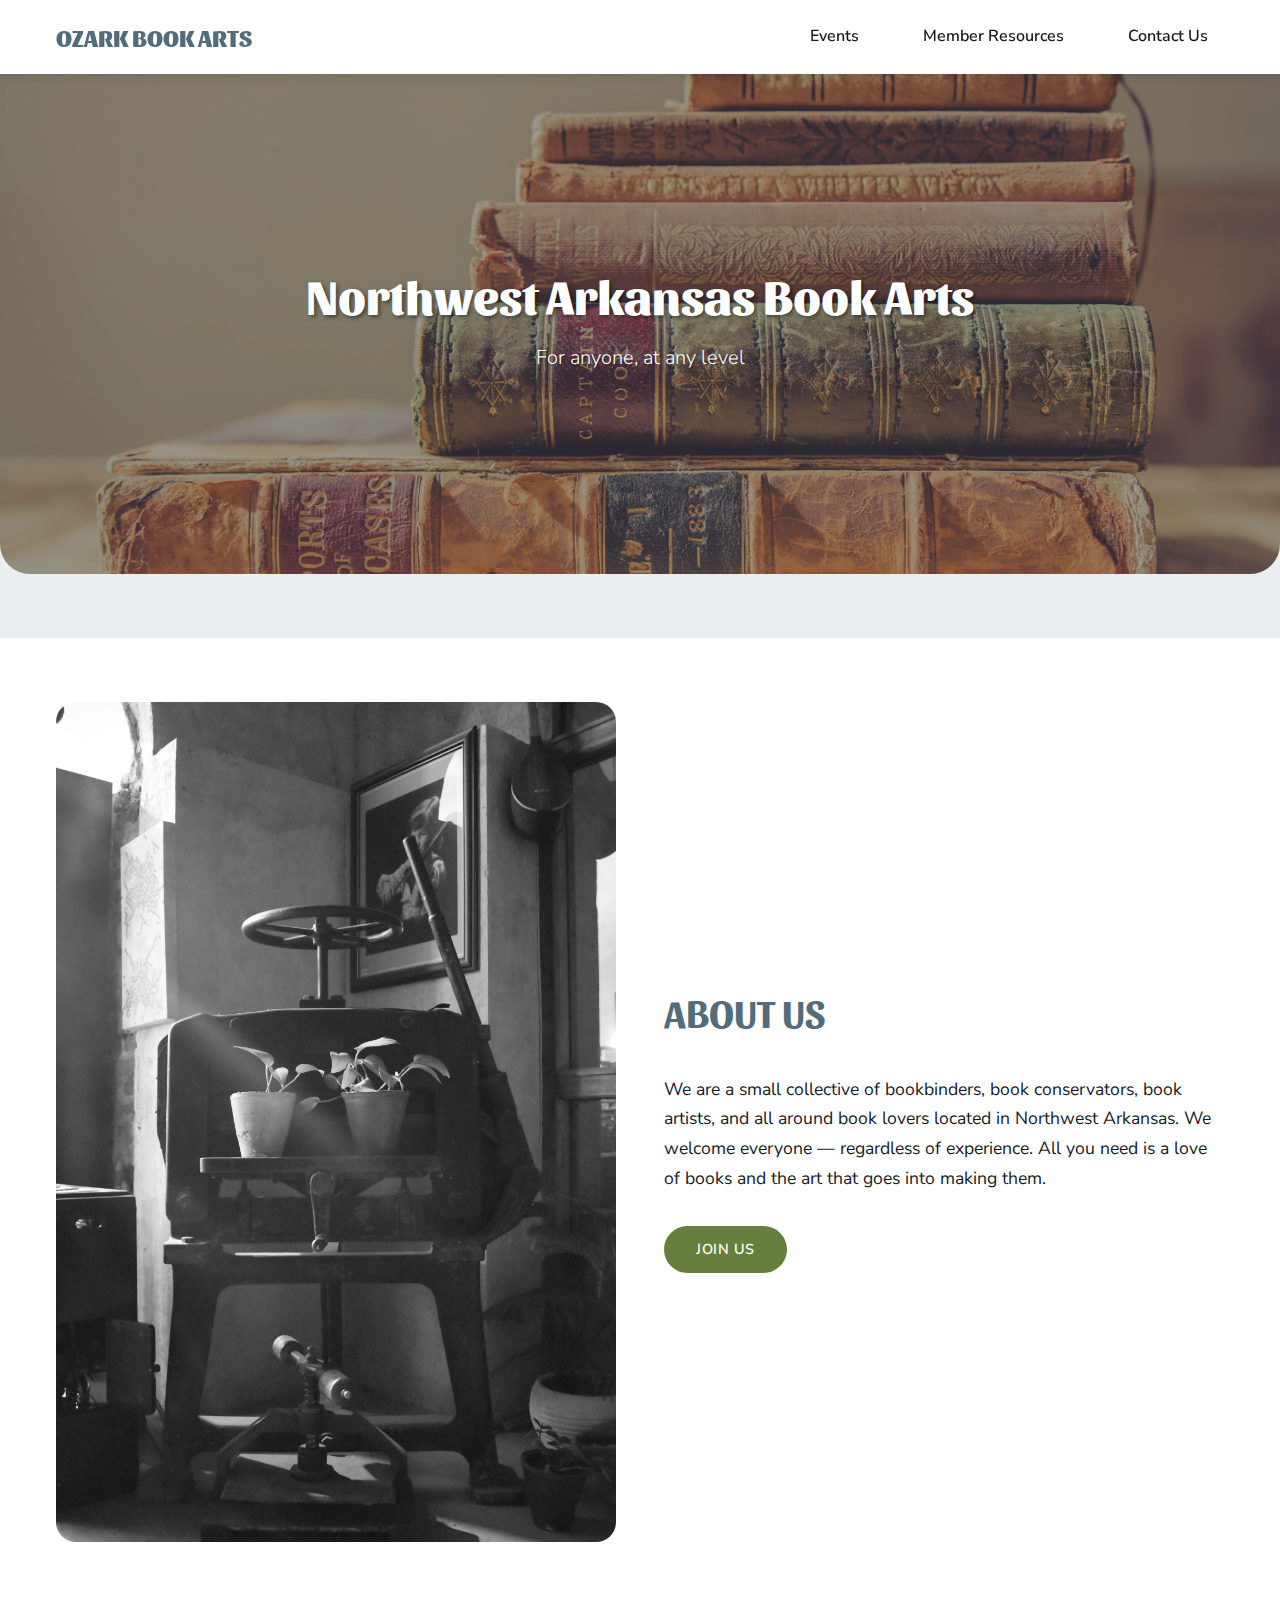
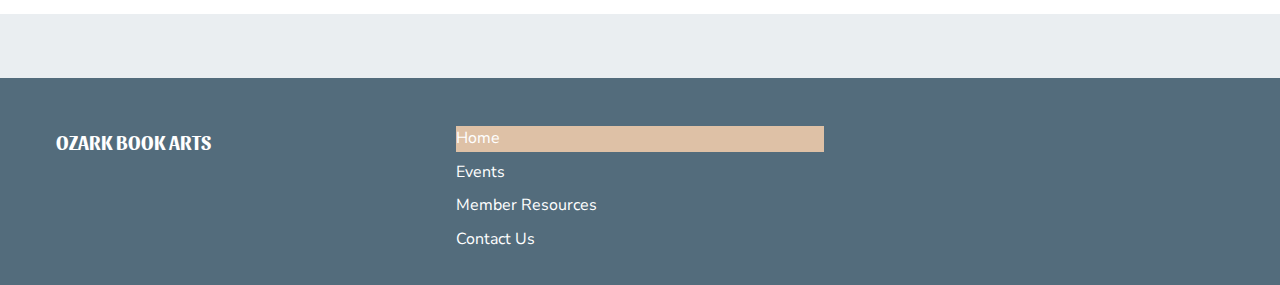
<file: index.html>
<!DOCTYPE html>
<html lang="en">
<head>
    <meta charset="UTF-8">
    <meta name="viewport" content="width=device-width, initial-scale=1.0">
    <title>Ozark Book Arts</title>
    <link rel="stylesheet" href="styles.css">
    <link rel="preconnect" href="https://fonts.googleapis.com">
    <link rel="preconnect" href="https://fonts.gstatic.com" crossorigin>
    <link href="https://fonts.googleapis.com/css2?family=Sansita:wght@400;700;800;900&family=Nunito+Sans:wght@200;300;400;600;700;800;900&display=swap" rel="stylesheet">
</head>
<body>
    <!-- Header -->
    <header class="header">
        <div class="container">
            <h1 class="logo">OZARK BOOK ARTS</h1>
            <nav class="nav">
                <a href="events.html" class="nav-link">Events</a>
                <a href="member-resources.html" class="nav-link">Member Resources</a>
                <a href="https://forms.gle/tti4nbi5iUxZFLDp6" class="nav-link" target="_blank">Contact Us</a>
            </nav>
        </div>
    </header>

    <!-- Main Content -->
    <main>
        <!-- Section 1: Hero Section -->
        <section class="hero-section">
            <div class="hero-image">
                <img src="assets/intro-photo.jpg" alt="Book Arts Introduction">
                <div class="hero-overlay">
                    <h2 class="hero-title">Northwest Arkansas Book Arts</h2>
                    <p class="hero-subtitle">For anyone, at any level</p>
                </div>
            </div>
        </section>

        <!-- Section 2: About Us -->
        <section class="about-section">
            <div class="container">
                <div class="about-content">
                    <div class="about-image">
                        <img src="assets/aboutus-image.jpg" alt="About Us">
                    </div>
                    <div class="about-text">
                        <h2 class="section-title">ABOUT US</h2>
                        <p class="about-description">
                            We are a small collective of bookbinders, book conservators, book artists, 
                            and all around book lovers located in Northwest Arkansas. We welcome everyone — 
                            regardless of experience. All you need is a love of books and the art that 
                            goes into making them.
                        </p>
                        <a href="https://forms.gle/c7bKJwp8KhnTtTnp6" class="btn btn-primary" target="_blank">JOIN US</a>
                    </div>
                </div>
            </div>
        </section>
    </main>

    <!-- Footer -->
    <footer class="footer">
        <div class="container">
            <div class="footer-content">
                <div class="footer-logo">
                    <h3>OZARK BOOK ARTS</h3>
                </div>
                <nav class="footer-nav">
                    <a href="index.html" class="footer-link">Home</a>
                    <a href="events.html" class="footer-link">Events</a>
                    <a href="member-resources.html" class="footer-link">Member Resources</a>
                    <a href="https://forms.gle/tti4nbi5iUxZFLDp6" class="footer-link" target="_blank">Contact Us</a>
                </nav>
                <!-- <div class="footer-signup">
                    <h4>Stay Updated</h4>
                    <p>Join our mailing list for the latest updates</p>
                    <a href="https://forms.gle/c7bKJwp8KhnTtTnp6" class="btn btn-secondary" target="_blank">Sign Up</a>
                </div> -->
            </div>
        </div>
    </footer>

    <script src="script.js"></script>
</body>
</html>
</file>
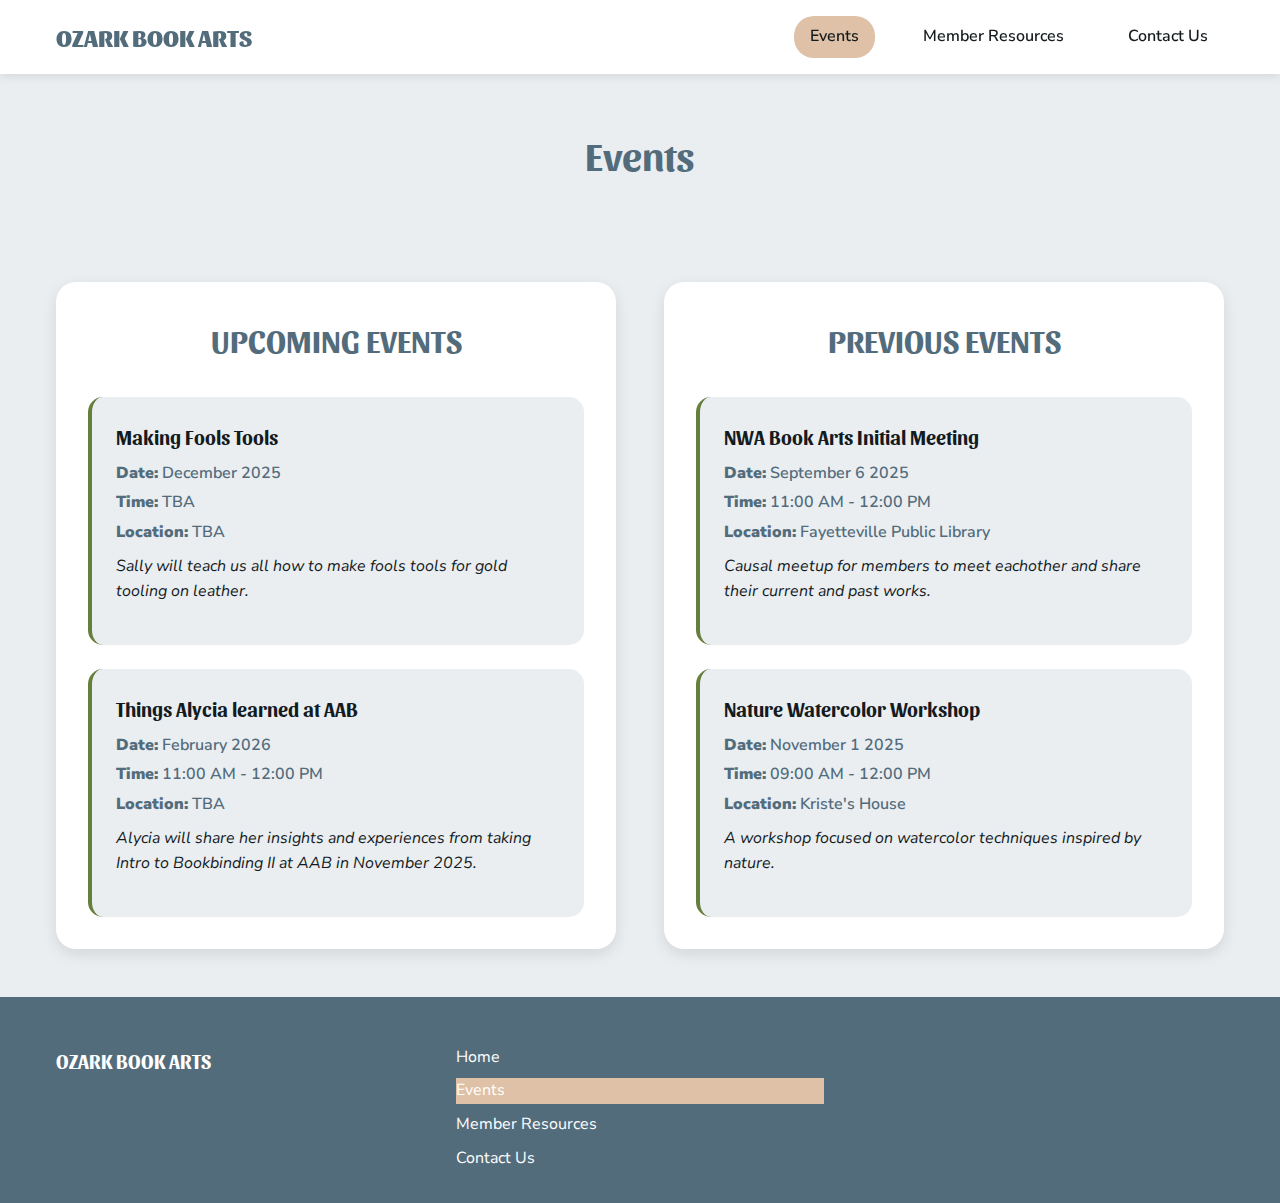
<file: events.html>
<!DOCTYPE html>
<html lang="en">
<head>
    <meta charset="UTF-8">
    <meta name="viewport" content="width=device-width, initial-scale=1.0">
    <title>Events - Ozark Book Arts</title>
    <link rel="stylesheet" href="styles.css">
    <link rel="preconnect" href="https://fonts.googleapis.com">
    <link rel="preconnect" href="https://fonts.gstatic.com" crossorigin>
    <link href="https://fonts.googleapis.com/css2?family=Sansita:wght@400;700;800;900&family=Nunito+Sans:wght@200;300;400;600;700;800;900&display=swap" rel="stylesheet">
</head>
<body>
    <!-- Header -->
    <header class="header">
        <div class="container">
            <h1 class="logo"><a href="index.html" style="text-decoration: none; color: inherit;">OZARK BOOK ARTS</a></h1>
            <nav class="nav">
                <a href="events.html" class="nav-link">Events</a>
                <a href="member-resources.html" class="nav-link">Member Resources</a>
                <a href="https://forms.gle/tti4nbi5iUxZFLDp6" class="nav-link" target="_blank">Contact Us</a>
            </nav>
        </div>
    </header>

    <!-- Main Content -->
    <main>
        <div class="container">
            <h1 class="page-title">Events</h1>
            
            <div class="events-container">
                <!-- Upcoming Events -->
                <div class="events-section">
                    <h2>UPCOMING EVENTS</h2>
                    <div id="upcoming-events">
                        <!-- Events will be loaded here by JavaScript -->
                        <div class="event-item">
                            <h3 class="event-name">Artists Books with Helen</h3>
                            <p class="event-date"><strong>Date:</strong> January 24, 2025</p>
                            <p class="event-time"><strong>Time:</strong> 1:00 PM - 2:30 PM</p>
                            <p class="event-location"><strong>Location:</strong> Helen's Mt. Sequoyah studio</p>
                            <p class="event-description">Helen will introduce the group to artists books, discuss how she started creating them, and share works she has completed.</p>
                        </div>
                        
                        <div class="event-item">
                            <h3 class="event-name">Things Alycia learned at AAB</h3>
                            <p class="event-date"><strong>Date:</strong> February 2026</p>
                            <p class="event-time"><strong>Time:</strong> TBD</p>
                            <p class="event-location"><strong>Location:</strong> TBD</p>
                            <p class="event-description">Alycia will share her insights and experiences from taking Intro to Bookbinding II at AAB in November 2025.</p>
                        </div>
                    </div>
                </div>
                
                <!-- Previous Events -->
                <div class="events-section">
                    <h2>PREVIOUS EVENTS</h2>
                    <div id="previous-events">
                        <ul class="event-list">
                            <li class="event-bullet">
                                <a href="events/fools-tools.html" class="event-link">December 12, 2025 - Making Fools Tools</a>
                            </li>
                            <li class="event-bullet">
                                <a href="events/nature-watercolor-workshop.html" class="event-link">November 1, 2025 - Nature Watercolor Workshop with Amber</a>
                            </li>
                            <li class="event-bullet">
                                <a href="events/nwa-book-arts-initial-meeting.html" class="event-link">September 6, 2025 - Ozark Book Arts Initial Meeting</a>
                            </li>
                        </ul>
                    </div>
                </div>
                </div>
            </div>
        </div>
    </main>

    <!-- Footer -->
    <footer class="footer">
        <div class="container">
            <div class="footer-content">
                <div class="footer-logo">
                    <h3>OZARK BOOK ARTS</h3>
                </div>
                <nav class="footer-nav">
                    <a href="index.html" class="footer-link">Home</a>
                    <a href="events.html" class="footer-link">Events</a>
                    <a href="member-resources.html" class="footer-link">Member Resources</a>
                    <a href="https://forms.gle/tti4nbi5iUxZFLDp6" class="footer-link" target="_blank">Contact Us</a>
                </nav>
                <!-- <div class="footer-signup">
                    <h4>Stay Updated</h4>
                    <p>Join our mailing list for the latest updates</p>
                    <a href="https://forms.gle/c7bKJwp8KhnTtTnp6" class="btn btn-secondary" target="_blank">Sign Up</a>
                </div> -->
            </div>
        </div>
    </footer>

    <script src="script.js"></script>
</body>
</html>
</file>
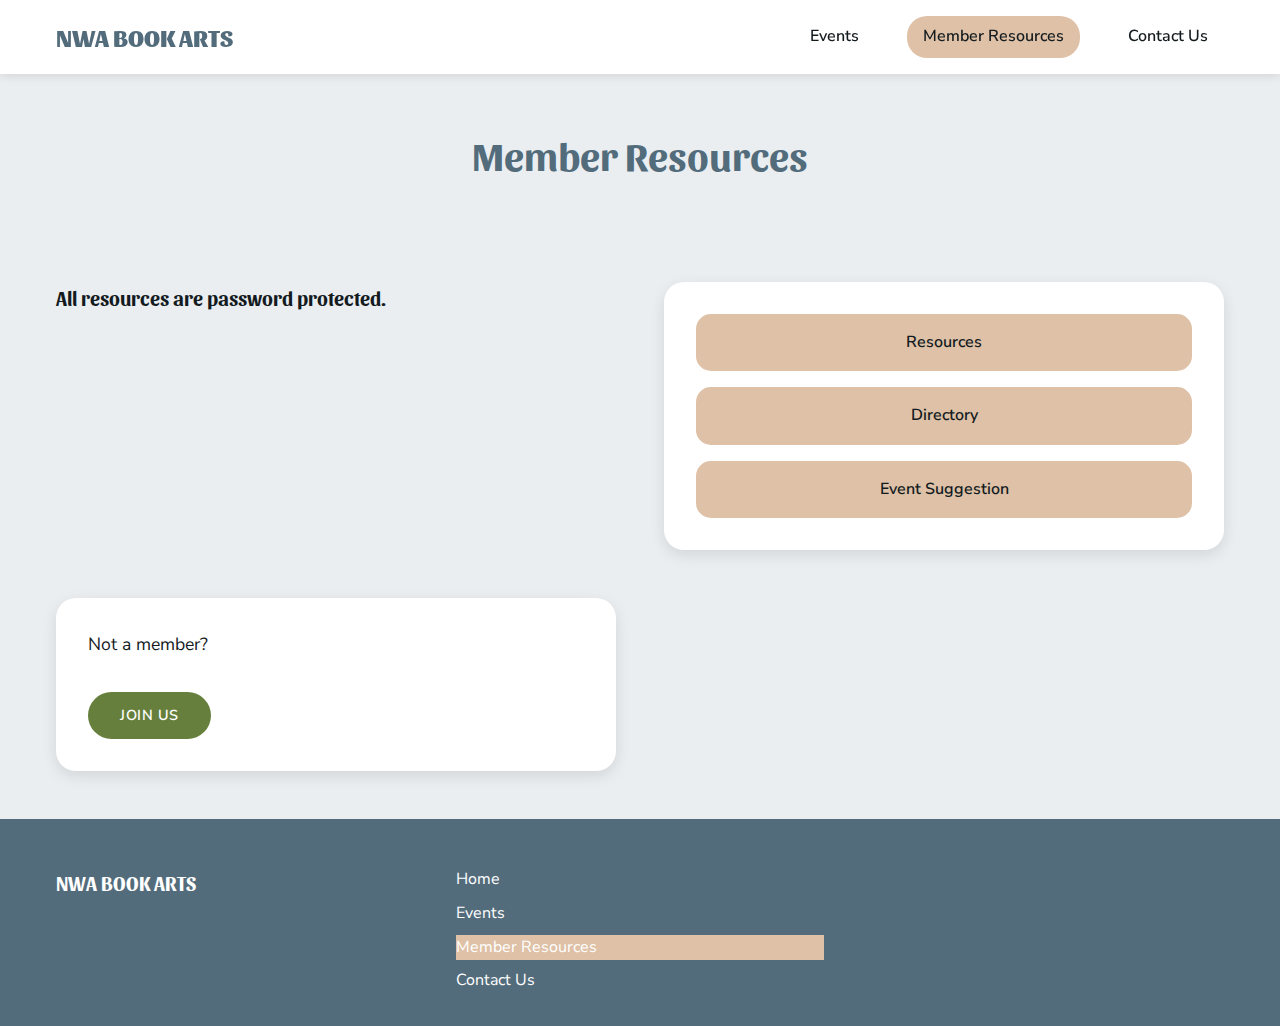
<file: member-resources.html>
<!DOCTYPE html>
<html lang="en">
<head>
    <meta charset="UTF-8">
    <meta name="viewport" content="width=device-width, initial-scale=1.0">
    <title>Member Resources - NWA Book Arts</title>
    <link rel="stylesheet" href="styles.css">
    <link rel="preconnect" href="https://fonts.googleapis.com">
    <link rel="preconnect" href="https://fonts.gstatic.com" crossorigin>
    <link href="https://fonts.googleapis.com/css2?family=Sansita:wght@400;700;800;900&family=Nunito+Sans:wght@200;300;400;600;700;800;900&display=swap" rel="stylesheet">
</head>
<body>
    <!-- Header -->
    <header class="header">
        <div class="container">
            <h1 class="logo"><a href="index.html" style="text-decoration: none; color: inherit;">NWA BOOK ARTS</a></h1>
            <nav class="nav">
                <a href="events.html" class="nav-link">Events</a>
                <a href="member-resources.html" class="nav-link">Member Resources</a>
                <a href="https://forms.gle/tti4nbi5iUxZFLDp6" class="nav-link" target="_blank">Contact Us</a>
            </nav>
        </div>
    </header>

    <!-- Main Content -->
    <main>
        <div class="container">
            <h1 class="page-title">Member Resources</h1>
            <div class="member-resources-container">
                <h4>All resources are password protected.</h4>
                <div class="member-links">
                        <div class="resource-links">
                            <a href="https://docs.google.com/document/d/1pC26inilF0EOuQsuwAEEQXuQXK1zsvUR8Tt_Rj3IWN4/edit?usp=drive_link" 
                            class="resource-link" 
                            target="_blank">
                                Resources
                            </a>
                            <a href="https://docs.google.com/spreadsheets/d/1KSfCPhNRw0Z89BAdEcNQRIZ-yQjSH1FypEG12oL1D4Q/edit?usp=drive_link" 
                            class="resource-link" 
                            target="_blank">
                                Directory
                            </a>
                            <a href="https://forms.gle/oDvCM3bSCYmt1mYu7"
                            class="resource-link"
                            target="_blank">
                                Event Suggestion
                        </a>
                        </div>
                    </div>
                    <!-- Member Info -->
                    <div class="member-info">
                        <p>Not a member?</p>
                        <a href="https://forms.gle/c7bKJwp8KhnTtTnp6" class="btn btn-primary" target="_blank">JOIN US</a>
                    </div>
                
            </div>
        </div>
    </main>

    <!-- Footer -->
    <footer class="footer">
        <div class="container">
            <div class="footer-content">
                <div class="footer-logo">
                    <h3>NWA BOOK ARTS</h3>
                </div>
                <nav class="footer-nav">
                    <a href="index.html" class="footer-link">Home</a>
                    <a href="events.html" class="footer-link">Events</a>
                    <a href="member-resources.html" class="footer-link">Member Resources</a>
                    <a href="https://forms.gle/tti4nbi5iUxZFLDp6" class="footer-link" target="_blank">Contact Us</a>
                </nav>
            </div>
        </div>
    </footer>

    <script src="script.js"></script>
</body>
</html>
</file>
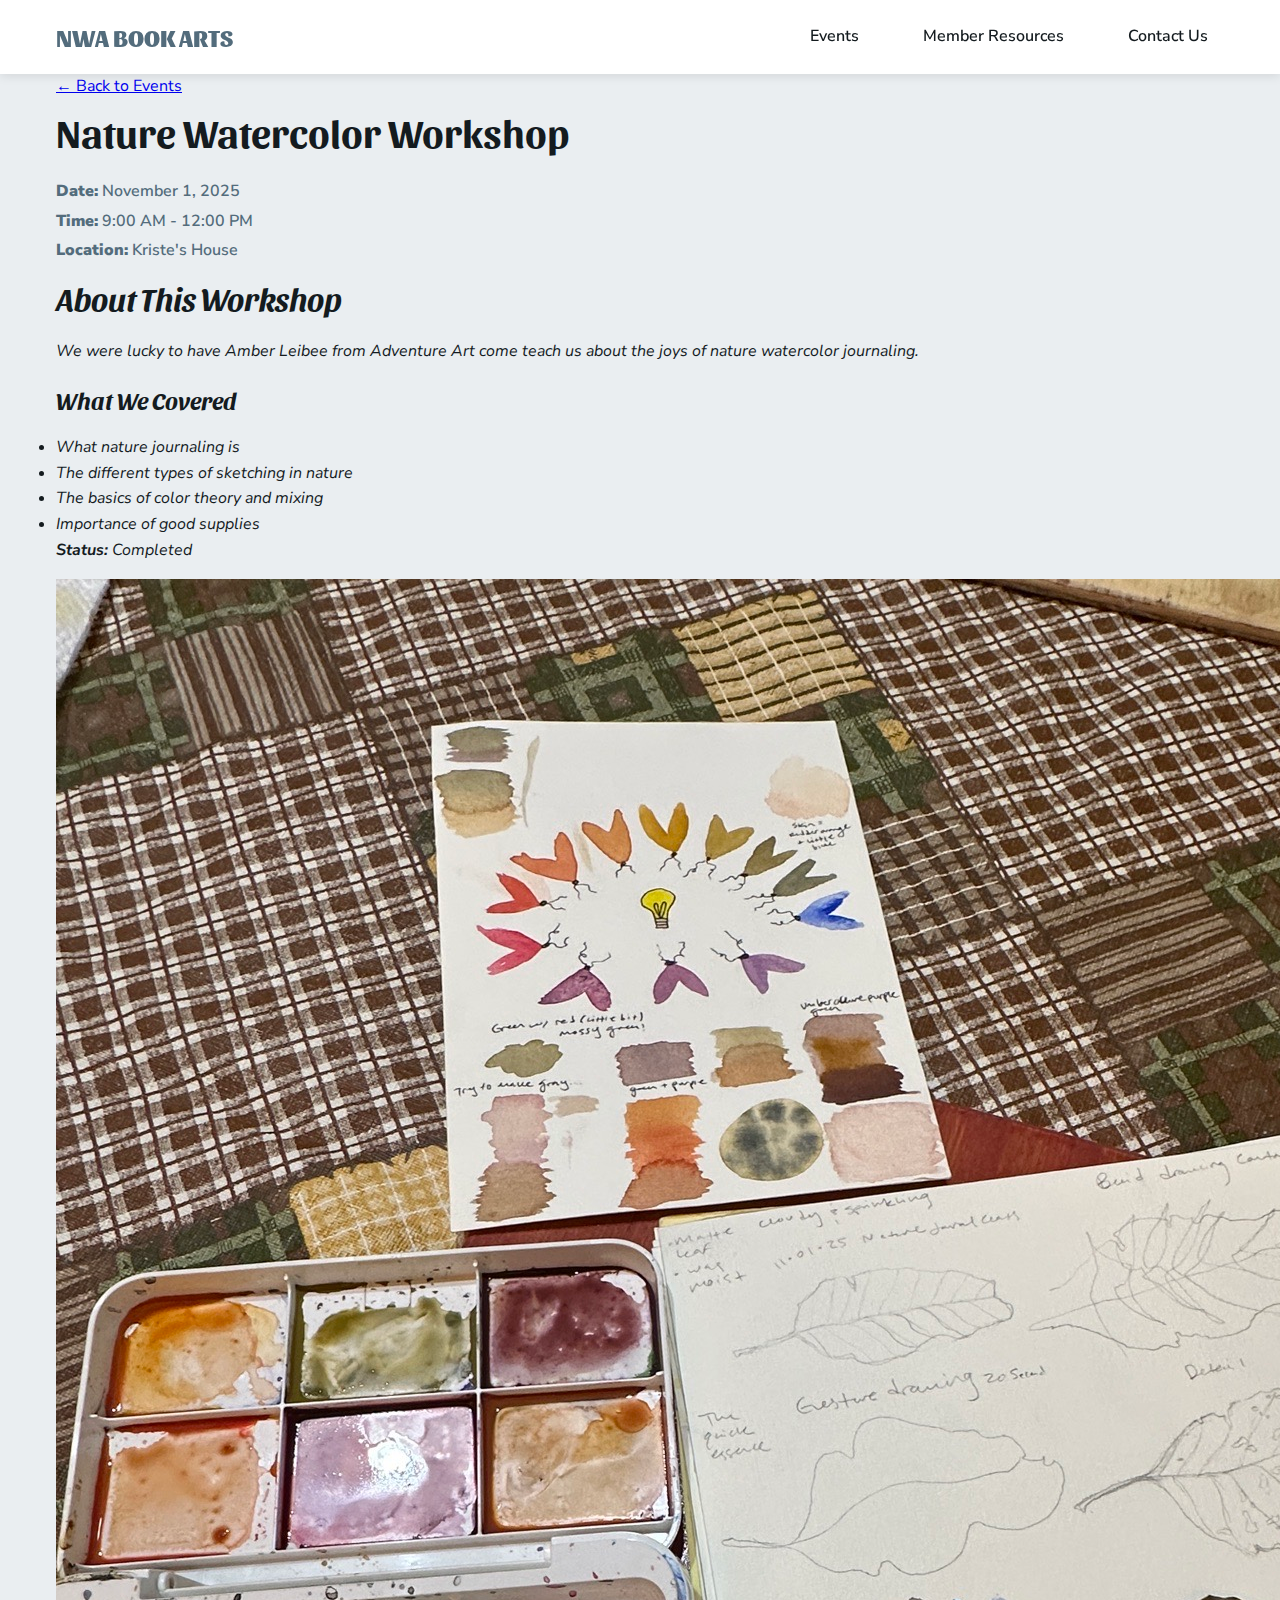
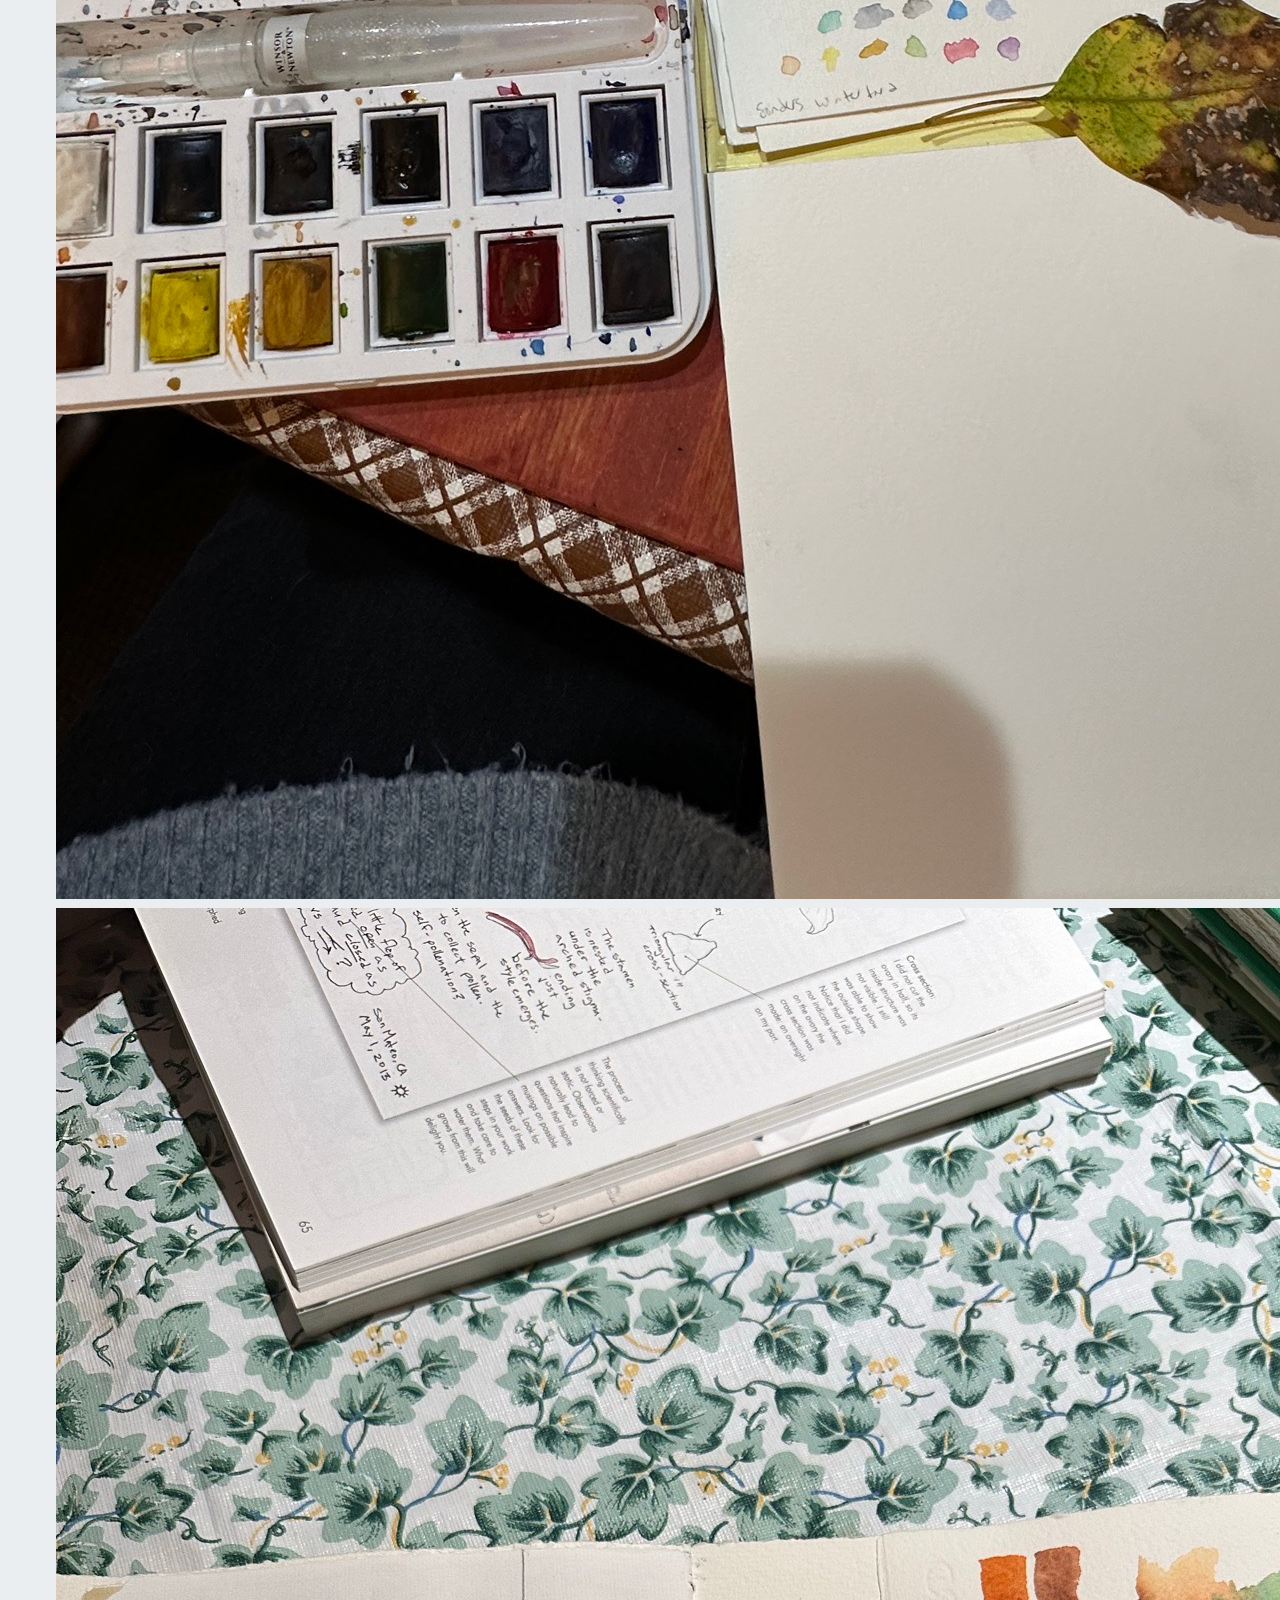
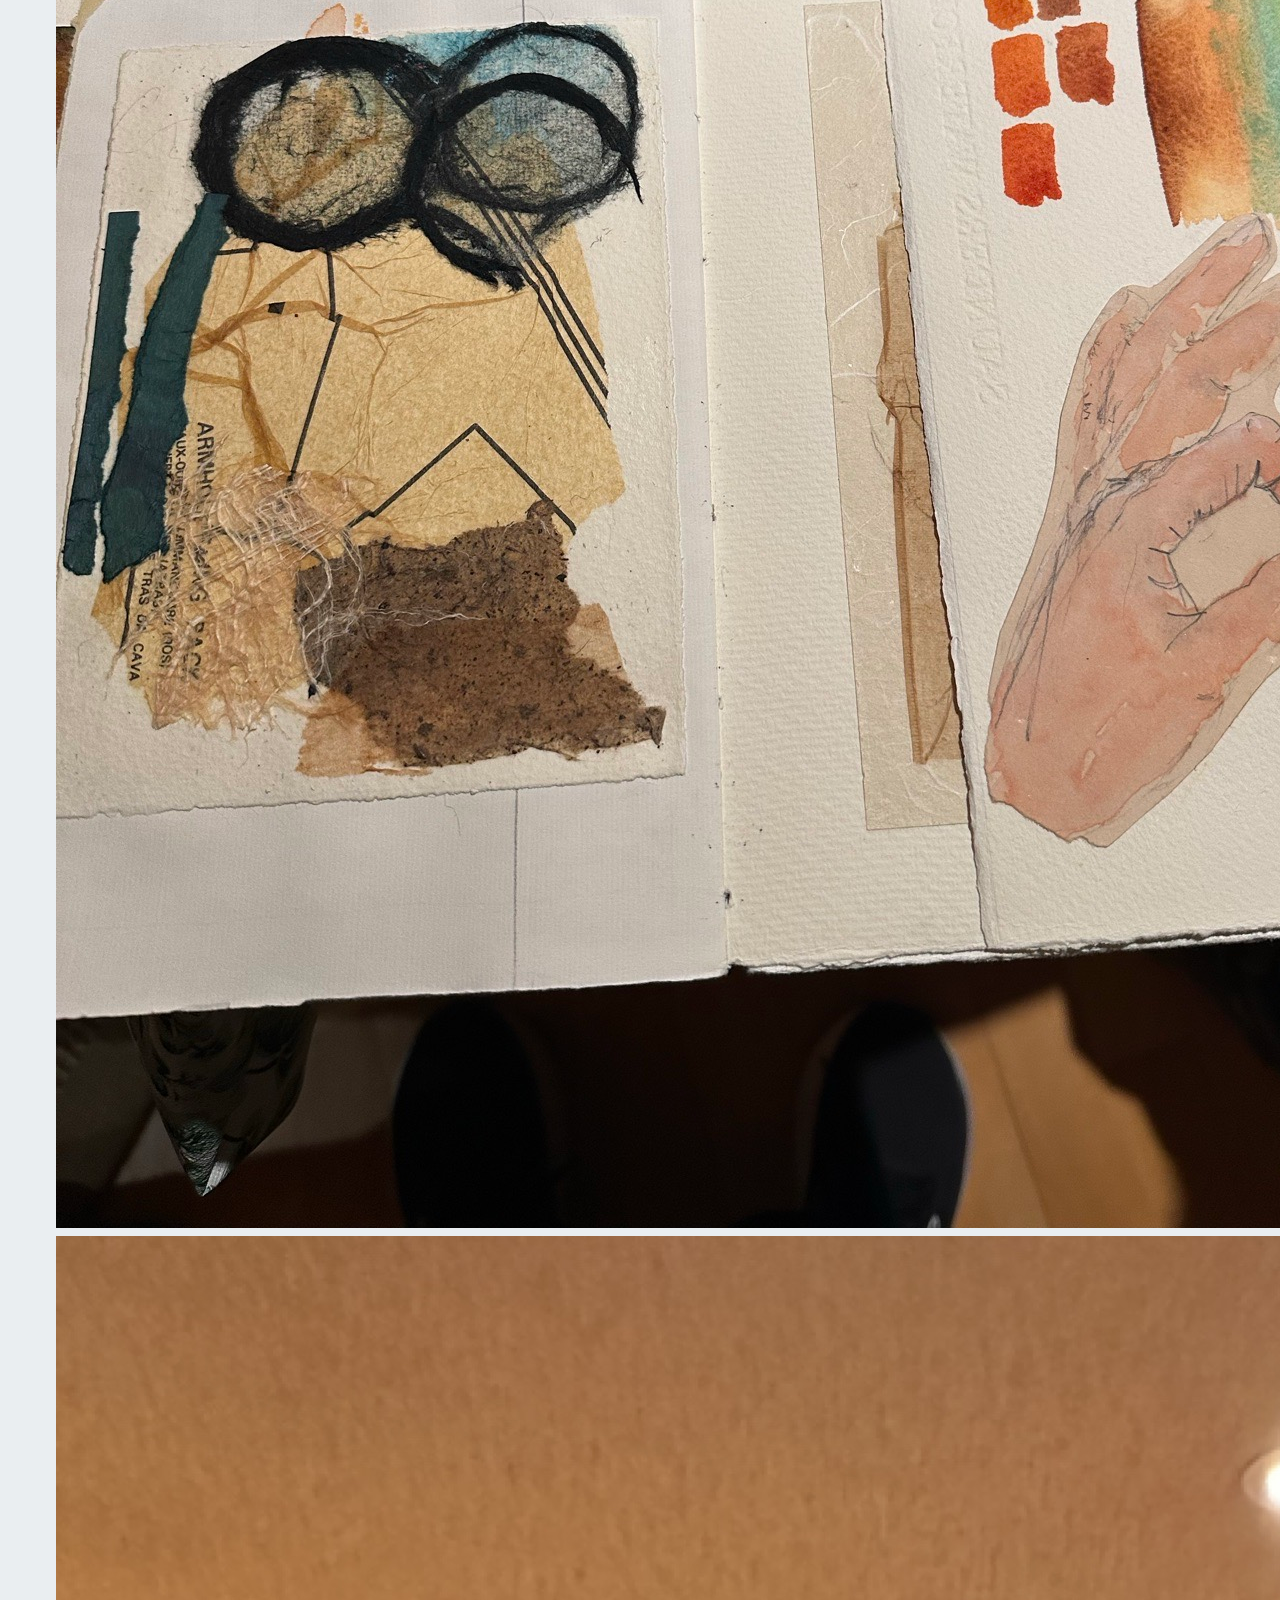
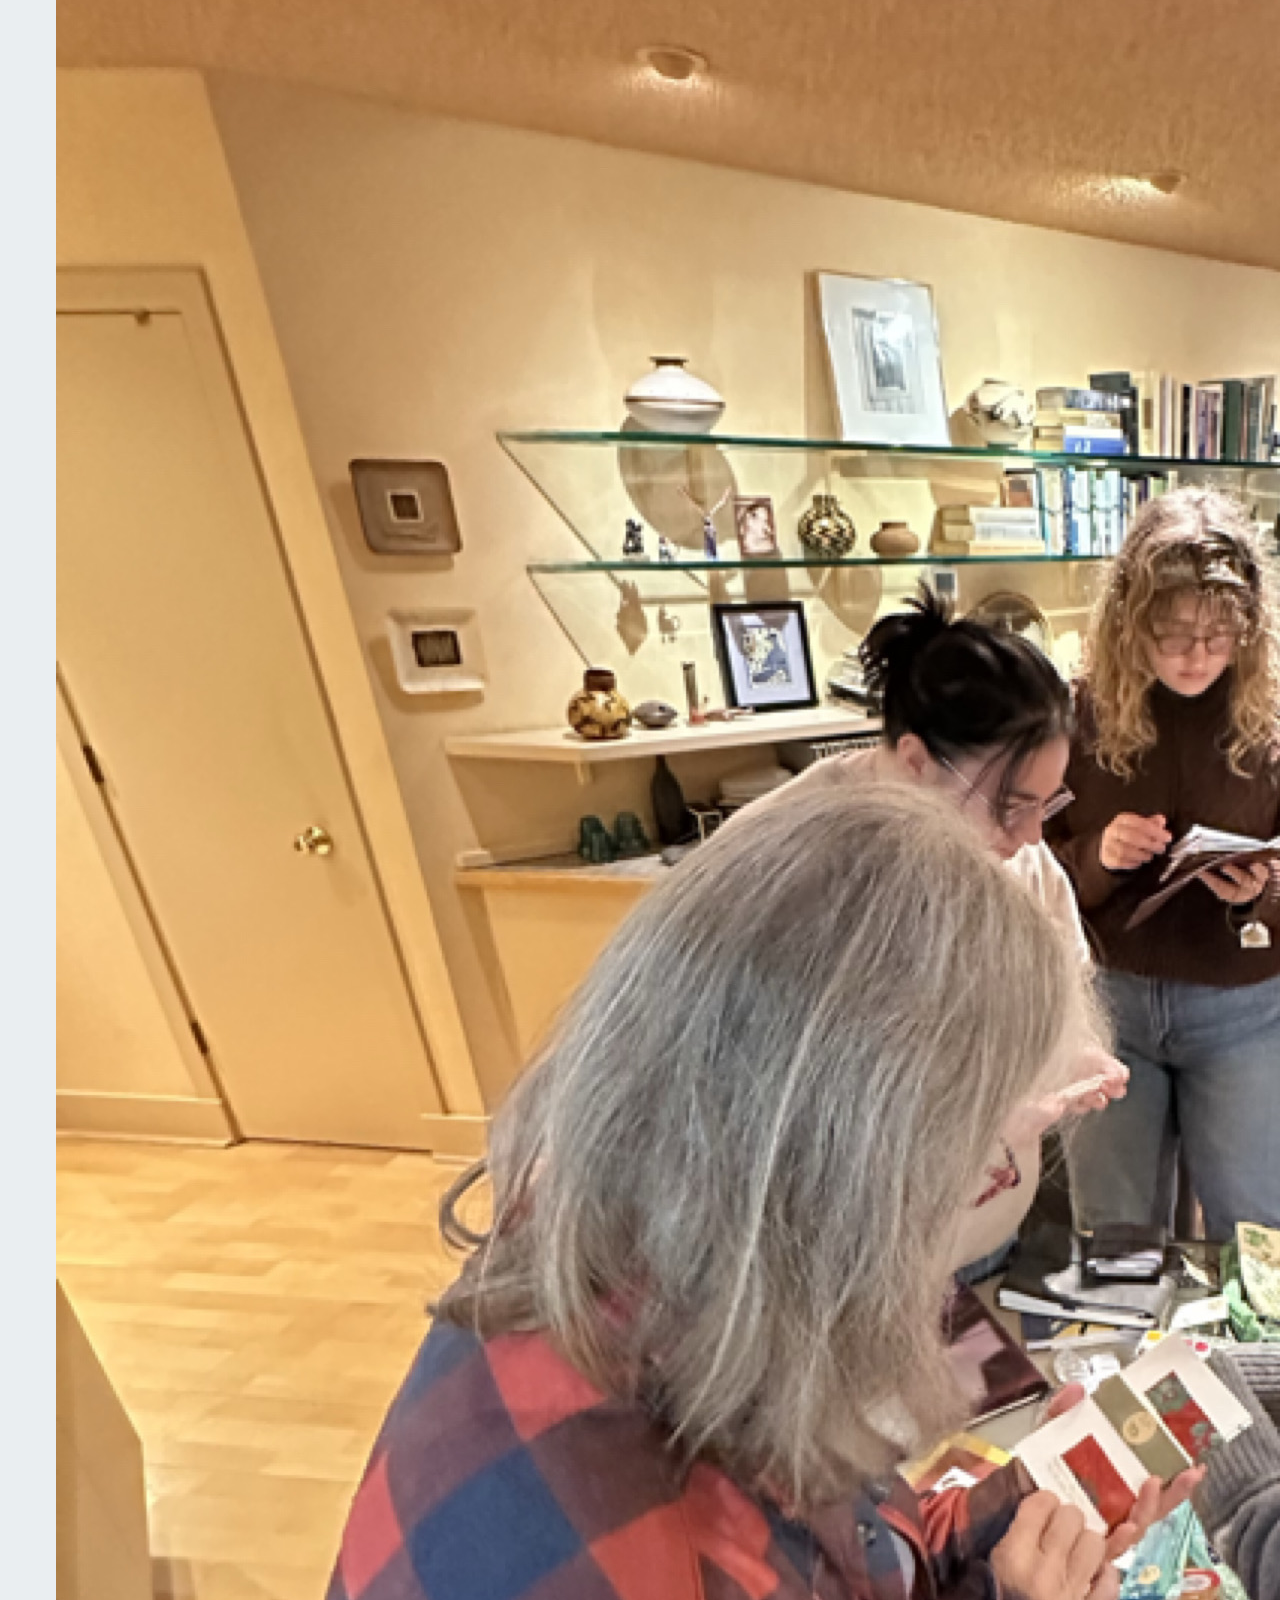
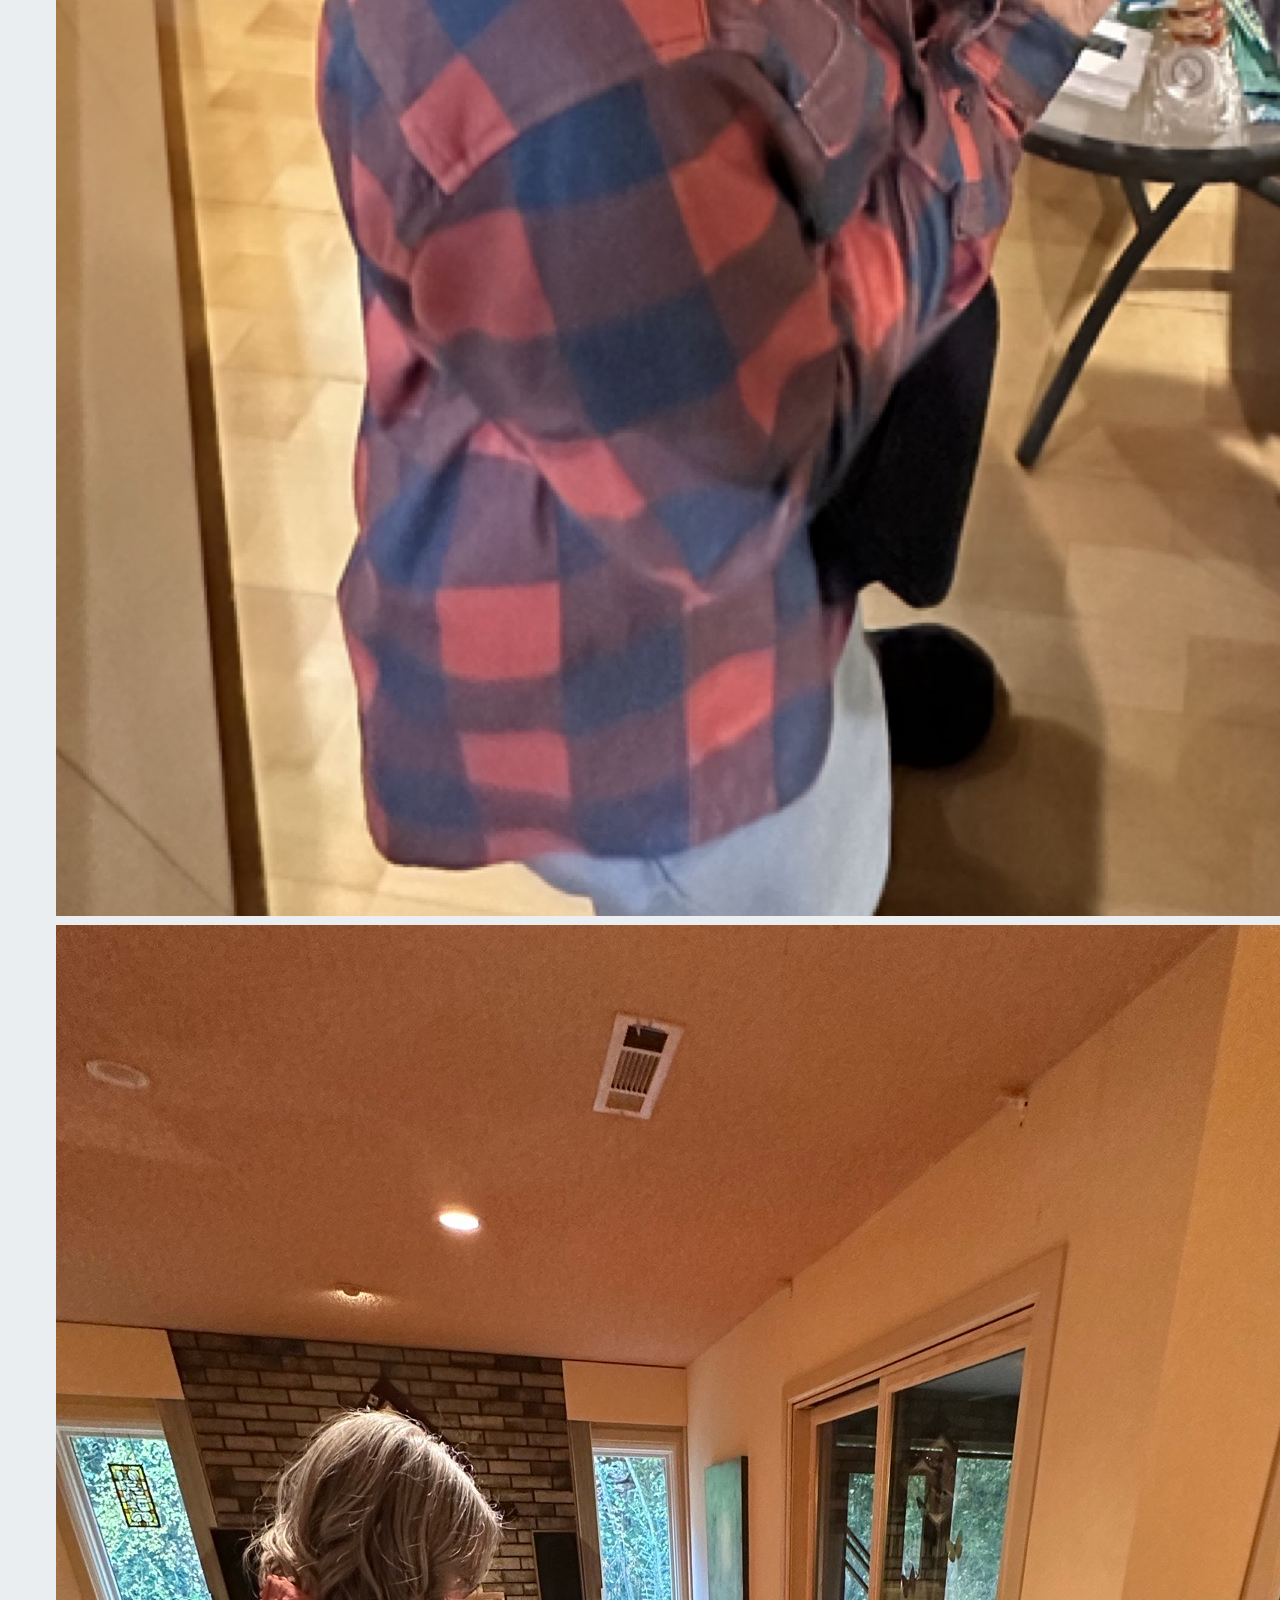
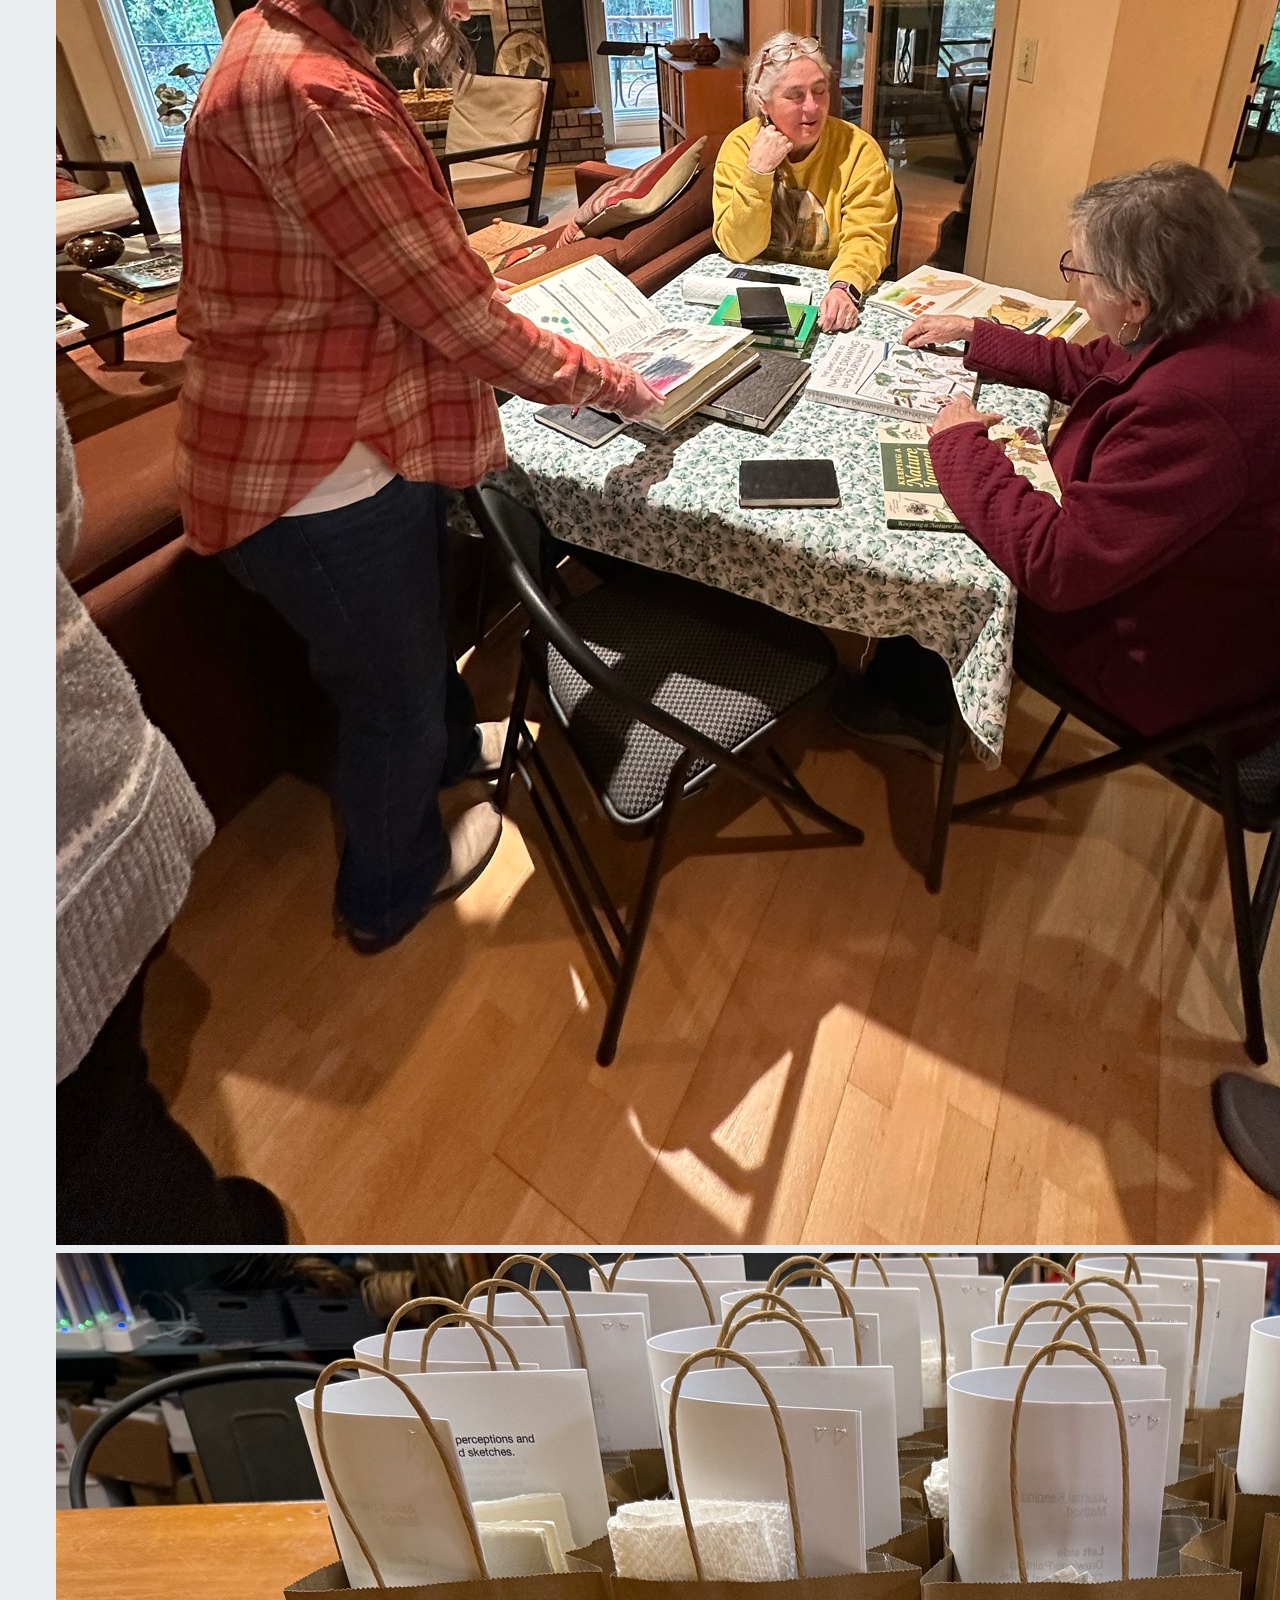
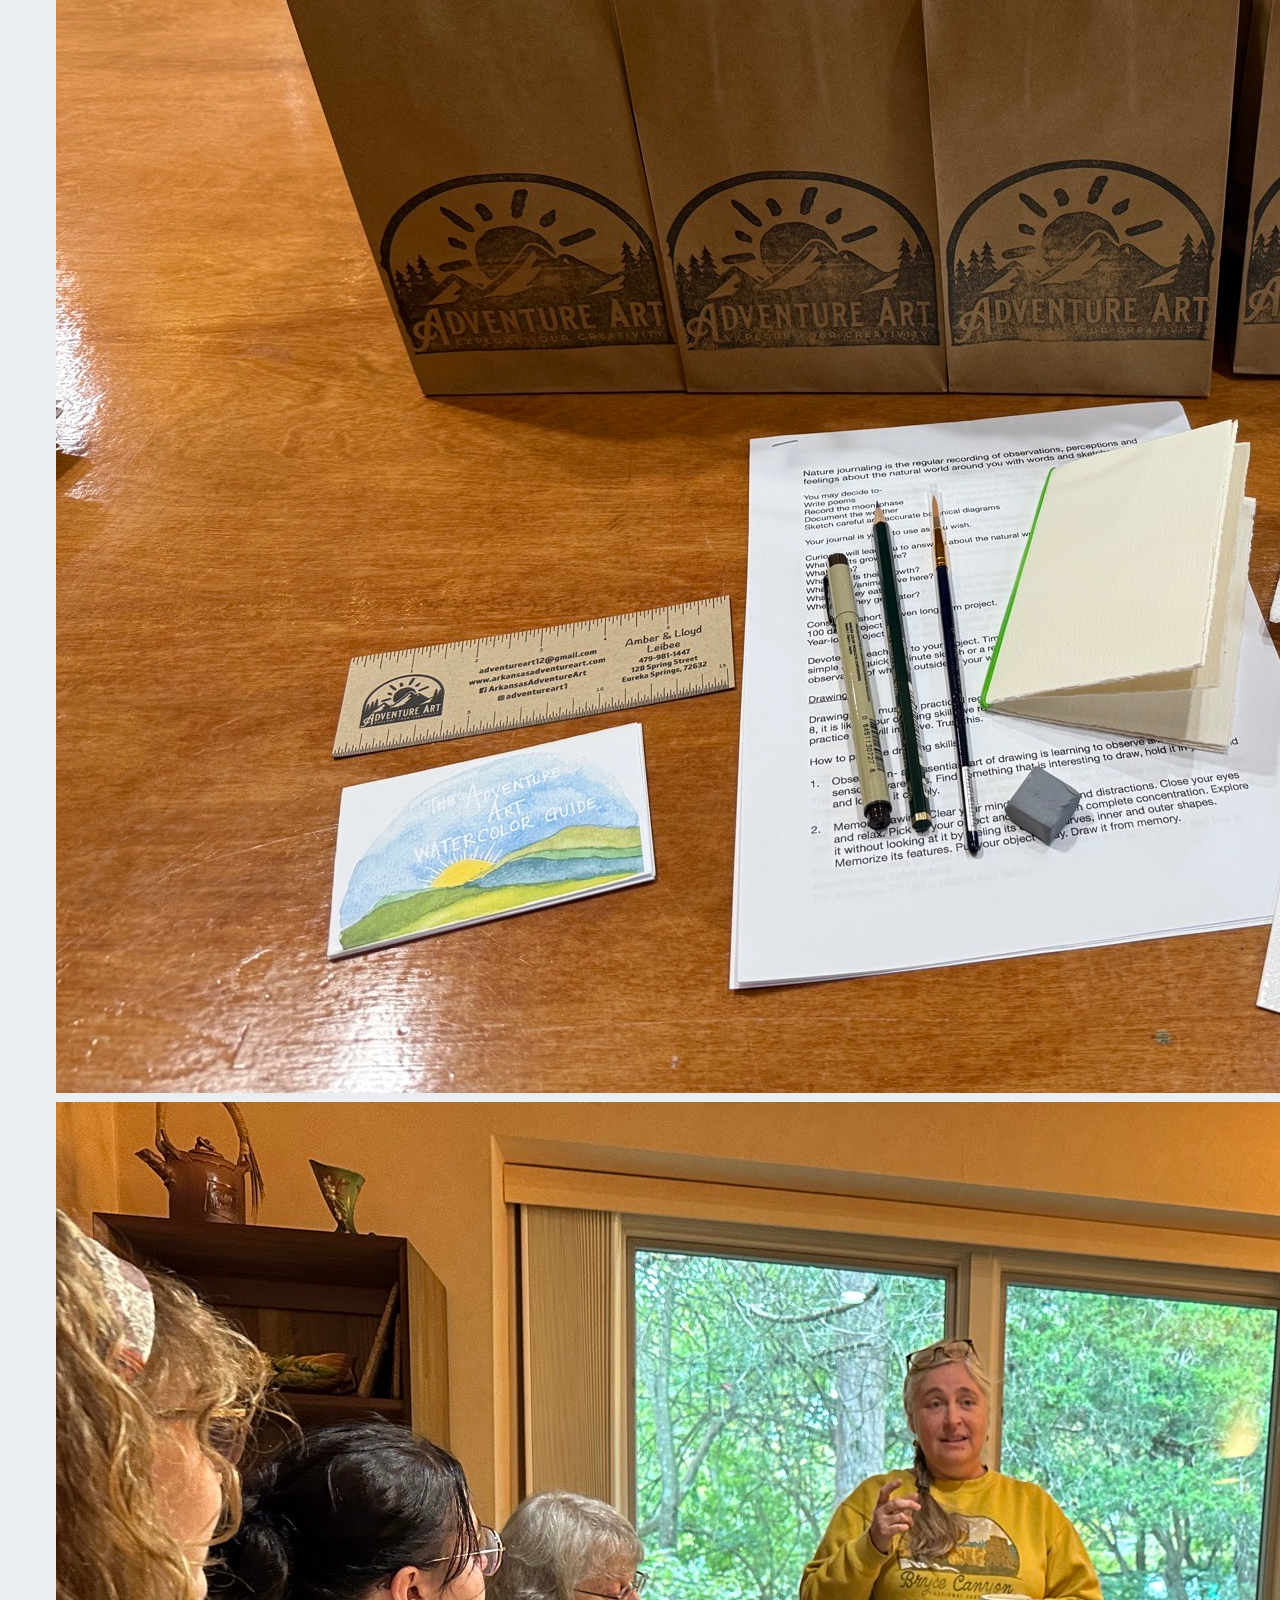
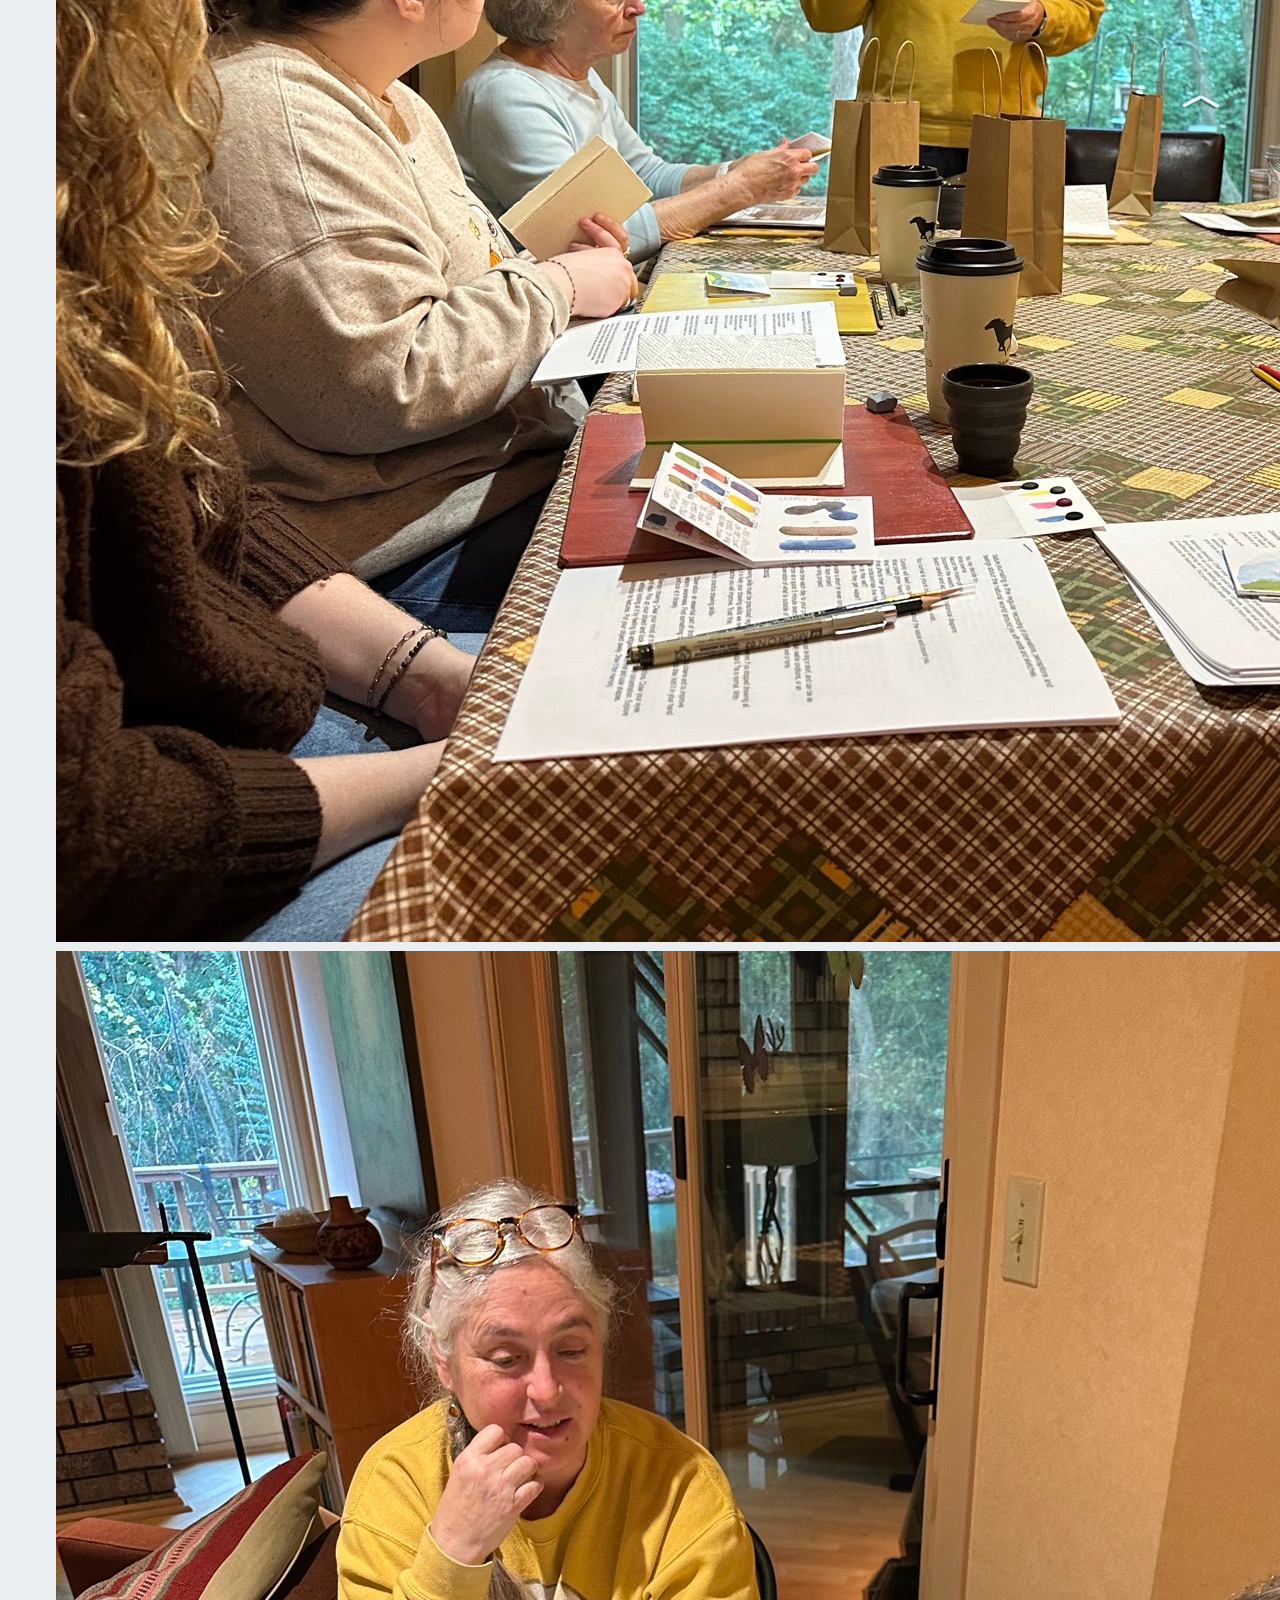
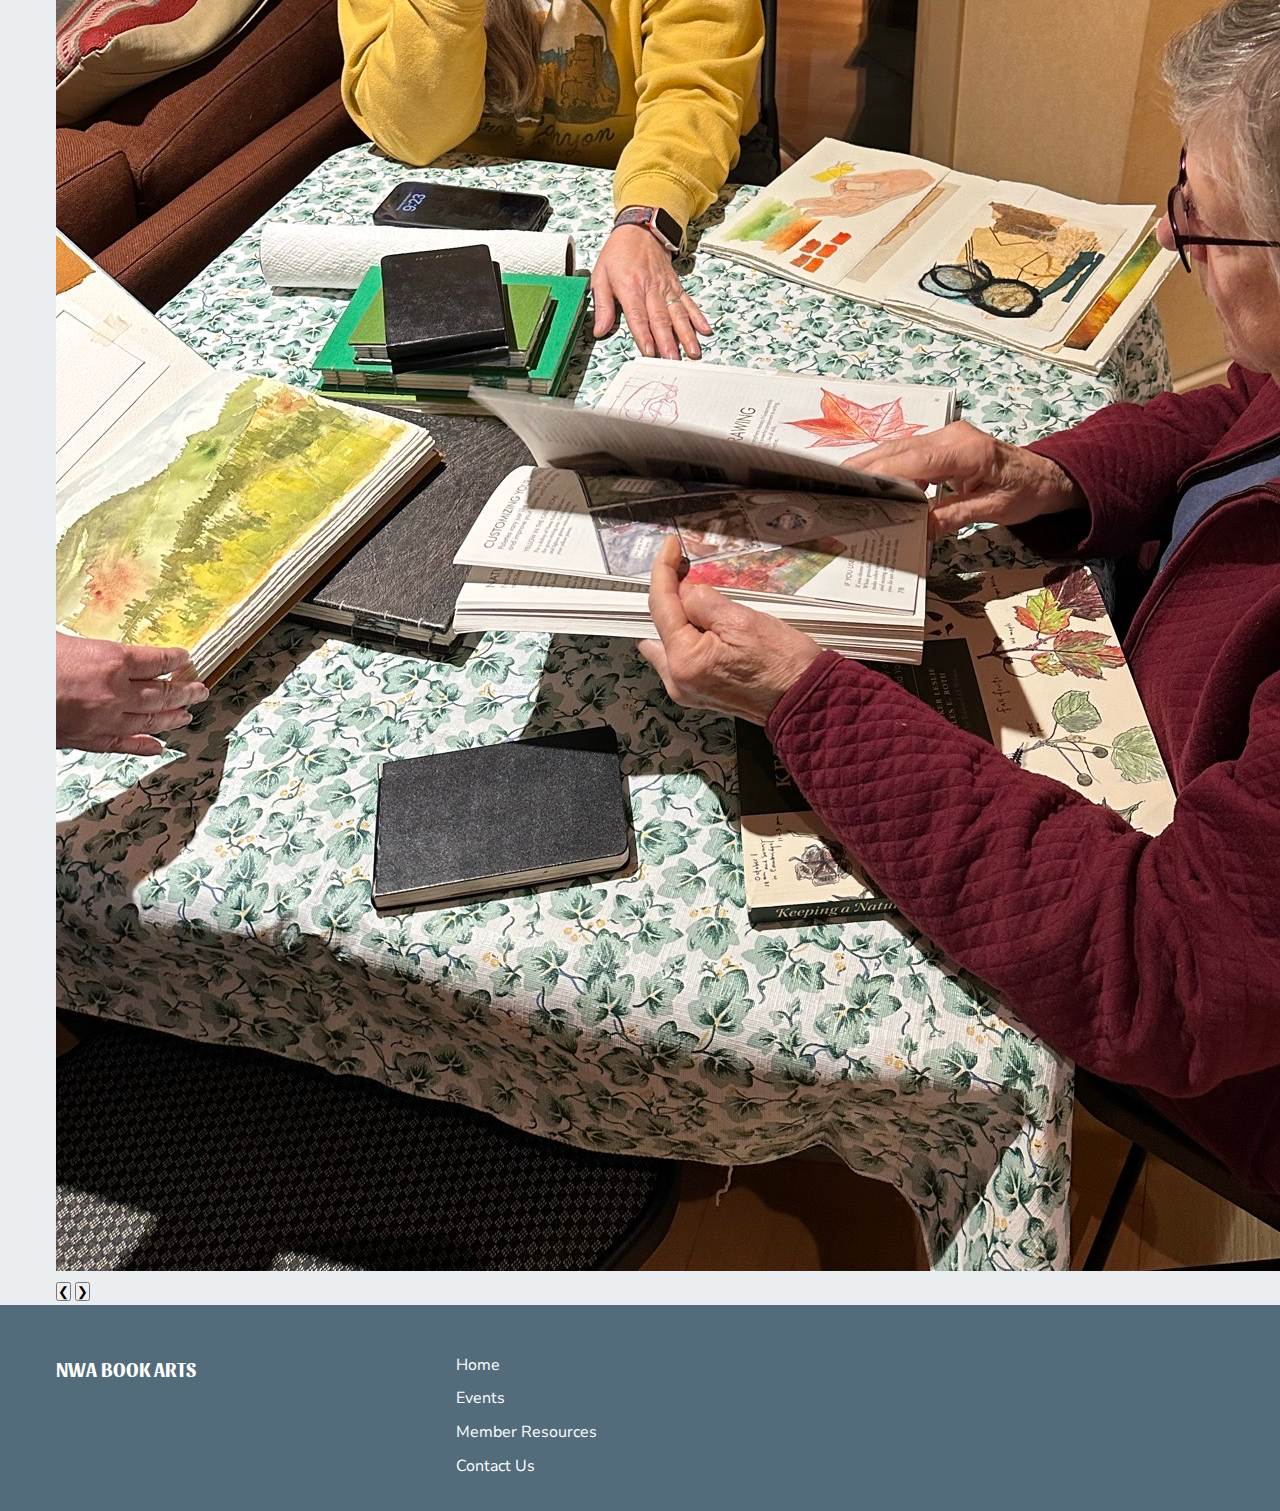
<file: events/nature-watercolor-workshop.html>
<!DOCTYPE html>
<html lang="en">
<head>
    <meta charset="UTF-8">
    <meta name="viewport" content="width=device-width, initial-scale=1.0">
    <title>Nature Watercolor Workshop</title>
    <link rel="stylesheet" href="../styles.css">
    <link rel="preconnect" href="https://fonts.googleapis.com">
    <link rel="preconnect" href="https://fonts.gstatic.com" crossorigin>
    <link href="https://fonts.googleapis.com/css2?family=Sansita:wght@400;700;800;900&family=Nunito+Sans:wght@200;300;400;600;700;800;900&display=swap" rel="stylesheet">
</head>
<body>
    <!-- Header -->
    <header class="header">
        <div class="container">
            <h1 class="logo"><a href="../index.html" style="text-decoration: none; color: inherit;">NWA BOOK ARTS</a></h1>
            <nav class="nav">
                <a href="../events.html" class="nav-link">Events</a>
                <a href="../member-resources.html" class="nav-link">Member Resources</a>
                <a href="https://forms.gle/tti4nbi5iUxZFLDp6" class="nav-link" target="_blank">Contact Us</a>
            </nav>
        </div>
    </header>

    <!-- Main Content -->
    <main>
        <div class="container">
            <!-- Breadcrumb -->
            <nav class="breadcrumb">
                <a href="../events.html" class="breadcrumb-link">← Back to Events</a>
            </nav>
            
            <article class="event-detail">
                <header class="event-header">
                    <h1 class="event-title">Nature Watercolor Workshop</h1>
                    <div class="event-meta">
                        <p class="event-date"><strong>Date:</strong> November 1, 2025</p>
                        <p class="event-time"><strong>Time:</strong> 9:00 AM - 12:00 PM</p>
                        <p class="event-location"><strong>Location:</strong> Kriste's House</p>
                    </div>
                </header>
                
                <section class="event-content">
                    <div class="event-description">
                        <h2>About This Workshop</h2>
                        <p>We were lucky to have Amber Leibee from Adventure Art come teach us about the joys of nature watercolor journaling.</p>
                        
                        
                        <h3>What We Covered</h3>
                        <ul>
                            <li>What nature journaling is</li>
                            <li>The different types of sketching in nature</li>
                            <li>The basics of color theory and mixing</li>
                            <li>Importance of good supplies</li>
                        </ul>
                        
                        <div class="event-status">
                            <p><strong>Status:</strong> <span class="status-completed">Completed</span></p>
                        </div>
                    </div>
                    
                    <!-- Workshop Photos -->
                    <div class="event-gallery">
                        <div class="carousel-container">
                            <div class="carousel-track" id="carousel-track">
                                <div class="carousel-slide">
                                    <img src="../assets/workshop-photos/nature-watercolor/nature-watercolor-1.JPG" alt="Workshop participants learning watercolor techniques">
                                </div>
                                <div class="carousel-slide">
                                    <img src="../assets/workshop-photos/nature-watercolor/nature-watercolor-2.JPG" alt="Nature watercolor painting in progress">
                                </div>
                                <div class="carousel-slide">
                                    <img src="../assets/workshop-photos/nature-watercolor/nature-watercolor-3.JPG" alt="Workshop materials and supplies">
                                </div>
                                <div class="carousel-slide">
                                    <img src="../assets/workshop-photos/nature-watercolor/nature-watercolor-4.JPG" alt="Participants working on their artwork">
                                </div>
                                <div class="carousel-slide">
                                    <img src="../assets/workshop-photos/nature-watercolor/nature-watercolor-5.JPG" alt="Finished watercolor nature studies">
                                </div>
                                <div class="carousel-slide">
                                    <img src="../assets/workshop-photos/nature-watercolor/nature-watercolor-6.JPG" alt="Group working together on watercolor techniques">
                                </div>
                                <div class="carousel-slide">
                                    <img src="../assets/workshop-photos/nature-watercolor/nature-watercolor-7.JPG" alt="Beautiful watercolor nature artwork">
                                </div>
                            </div>
                            
                            <!-- Navigation Buttons -->
                            <button class="carousel-nav carousel-prev" onclick="moveCarousel(-1)">❮</button>
                            <button class="carousel-nav carousel-next" onclick="moveCarousel(1)">❯</button>
                            
                            <!-- Dots Indicator -->
                            <div class="carousel-dots" id="carousel-dots">
                                <span class="carousel-dot active" onclick="currentSlide(1)"></span>
                                <span class="carousel-dot" onclick="currentSlide(2)"></span>
                                <span class="carousel-dot" onclick="currentSlide(3)"></span>
                                <span class="carousel-dot" onclick="currentSlide(4)"></span>
                                <span class="carousel-dot" onclick="currentSlide(5)"></span>
                                <span class="carousel-dot" onclick="currentSlide(6)"></span>
                                <span class="carousel-dot" onclick="currentSlide(7)"></span>
                            </div>
                        </div>
                    </div>
                </section>
            </article>
        </div>
    </main>

    <!-- Footer -->
    <footer class="footer">
        <div class="container">
            <div class="footer-content">
                <div class="footer-logo">
                    <h3>NWA BOOK ARTS</h3>
                </div>
                <nav class="footer-nav">
                    <a href="../index.html" class="footer-link">Home</a>
                    <a href="../events.html" class="footer-link">Events</a>
                    <a href="../member-resources.html" class="footer-link">Member Resources</a>
                    <a href="https://forms.gle/tti4nbi5iUxZFLDp6" class="footer-link" target="_blank">Contact Us</a>
                </nav>
            </div>
        </div>
    </footer>

    <script src="../script.js"></script>
</body>
</html>
</file>
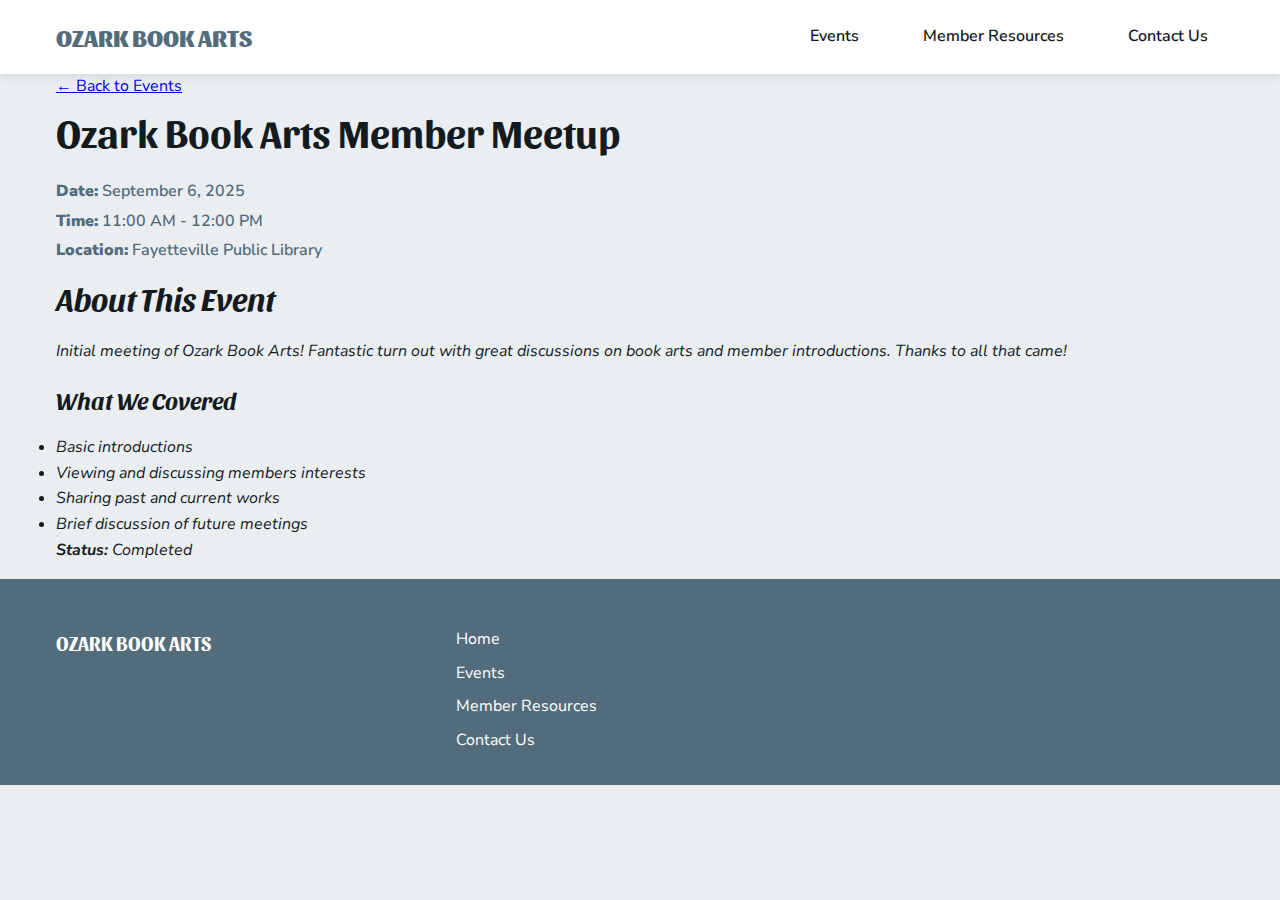
<file: events/nwa-book-arts-initial-meeting.html>
<!DOCTYPE html>
<html lang="en">
<head>
    <meta charset="UTF-8">
    <meta name="viewport" content="width=device-width, initial-scale=1.0">
    <title>Nature Watercolor Workshop with Amber - Ozark Book Arts</title>
    <link rel="stylesheet" href="../styles.css">
    <link rel="preconnect" href="https://fonts.googleapis.com">
    <link rel="preconnect" href="https://fonts.gstatic.com" crossorigin>
    <link href="https://fonts.googleapis.com/css2?family=Sansita:wght@400;700;800;900&family=Nunito+Sans:wght@200;300;400;600;700;800;900&display=swap" rel="stylesheet">
</head>
<body>
    <!-- Header -->
    <header class="header">
        <div class="container">
            <h1 class="logo"><a href="../index.html" style="text-decoration: none; color: inherit;">OZARK BOOK ARTS</a></h1>
            <nav class="nav">
                <a href="../events.html" class="nav-link">Events</a>
                <a href="../member-resources.html" class="nav-link">Member Resources</a>
                <a href="https://forms.gle/tti4nbi5iUxZFLDp6" class="nav-link" target="_blank">Contact Us</a>
            </nav>
        </div>
    </header>

    <!-- Main Content -->
    <main>
        <div class="container">
            <!-- Breadcrumb -->
            <nav class="breadcrumb">
                <a href="../events.html" class="breadcrumb-link">← Back to Events</a>
            </nav>
            
            <article class="event-detail">
                <header class="event-header">
                    <h1 class="event-title">Ozark Book Arts Member Meetup</h1>
                    <div class="event-meta">
                        <p class="event-date"><strong>Date:</strong> September 6, 2025</p>
                        <p class="event-time"><strong>Time:</strong> 11:00 AM - 12:00 PM</p>
                        <p class="event-location"><strong>Location:</strong> Fayetteville Public Library</p>
                    </div>
                </header>
                
                <section class="event-content">
                    <div class="event-description">
                        <h2>About This Event</h2>
                        <p>Initial meeting of Ozark Book Arts! Fantastic turn out with great discussions on book arts and member introductions. Thanks to all that came!</p>
                        
                        <h3>What We Covered</h3>
                        <ul>
                            <li>Basic introductions</li>
                            <li>Viewing and discussing members interests</li>
                            <li>Sharing past and current works</li>
                            <li>Brief discussion of future meetings</li>
                        </ul>
                        
                        <div class="event-status">
                            <p><strong>Status:</strong> <span class="status-completed">Completed</span></p>
                        </div>
                    </div>
                    
                    <!-- You can add images here in the future
                    <div class="event-gallery">
                        <img src="../assets/workshop-photos/nature-watercolor-1.jpg" alt="Workshop in progress"> -->
                        <!-- <p class="gallery-placeholder">Photos from this workshop coming soon!</p>
                    </div> -->
                </section>
            </article>
        </div>
    </main>

    <!-- Footer -->
    <footer class="footer">
        <div class="container">
            <div class="footer-content">
                <div class="footer-logo">
                    <h3>OZARK BOOK ARTS</h3>
                </div>
                <nav class="footer-nav">
                    <a href="../index.html" class="footer-link">Home</a>
                    <a href="../events.html" class="footer-link">Events</a>
                    <a href="../member-resources.html" class="footer-link">Member Resources</a>
                    <a href="https://forms.gle/tti4nbi5iUxZFLDp6" class="footer-link" target="_blank">Contact Us</a>
                </nav>
            </div>
        </div>
    </footer>

    <script src="../script.js"></script>
</body>
</html>
</file>
<file: styles.css>
/* CSS Reset and Base Styles */
* {
    margin: 0;
    padding: 0;
    box-sizing: border-box;
}

/* Color Variables */
:root {
    --color-primary: #EAEEF1;    /* Light gray-blue */
    --color-secondary: #DEC1A6;   /* Warm beige */
    --color-accent: #536C7C;      /* Blue-gray */
    --color-green: #677F3D;       /* Olive green */
    --color-dark: #141B1F;        /* Dark gray-black */
    
    /* Font stacks */
    --font-display: 'Sansita', cursive;
    --font-body: 'Nunito Sans', sans-serif;
    
    /* Spacing */
    --spacing-sm: 1rem;
    --spacing-md: 2rem;
    --spacing-lg: 3rem;
    --spacing-xl: 4rem;
}

body {
    font-family: var(--font-body);
    line-height: 1.6;
    color: var(--color-dark);
    background-color: var(--color-primary);
}

/* Container */
.container {
    max-width: 1200px;
    margin: 0 auto;
    padding: 0 var(--spacing-sm);
}

/* Typography */
h1, h2, h3, h4 {
    font-family: var(--font-display);
    font-weight: 700;
    margin-bottom: 1rem;
}

h1 {
    font-size: 2.5rem;
}

h2 {
    font-size: 2rem;
}

h3 {
    font-size: 1.5rem;
}

h4 {
    font-size: 1.25rem;
}

p {
    margin-bottom: 1rem;
}

/* Buttons */
.btn {
    display: inline-block;
    padding: 0.75rem 2rem;
    border-radius: 25px;
    text-decoration: none;
    font-family: var(--font-body);
    font-weight: 600;
    text-transform: uppercase;
    letter-spacing: 0.5px;
    transition: all 0.3s ease;
    cursor: pointer;
    border: none;
    font-size: 0.9rem;
}

.btn-primary {
    background-color: var(--color-green);
    color: white;
}

.btn-primary:hover {
    background-color: #5a7135;
    transform: translateY(-2px);
}

.btn-secondary {
    background-color: var(--color-secondary);
    color: var(--color-dark);
}

.btn-secondary:hover {
    background-color: #d4b298;
    transform: translateY(-2px);
}

/* Header */
.header {
    background-color: white;
    box-shadow: 0 2px 10px rgba(0, 0, 0, 0.1);
    position: sticky;
    top: 0;
    z-index: 100;
}

.header .container {
    display: flex;
    justify-content: space-between;
    align-items: center;
    padding: 1rem var(--spacing-sm);
}

.logo {
    font-family: var(--font-display);
    font-size: 1.5rem;
    font-weight: 800;
    color: var(--color-accent);
    margin: 0;
}

.nav {
    display: flex;
    gap: var(--spacing-md);
}

.nav-link {
    font-family: var(--font-body);
    font-weight: 600;
    text-decoration: none;
    color: var(--color-dark);
    padding: 0.5rem 1rem;
    border-radius: 20px;
    transition: all 0.3s ease;
}

.nav-link:hover {
    background-color: var(--color-secondary);
    color: var(--color-dark);
}

/* Hero Section */
.hero-section {
    position: relative;
    margin-bottom: var(--spacing-xl);
}

.hero-image {
    position: relative;
    height: 500px;
    overflow: hidden;
    border-radius: 0 0 30px 30px;
}

.hero-image img {
    width: 100%;
    height: 100%;
    object-fit: cover;
}

.hero-overlay {
    position: absolute;
    top: 0;
    left: 0;
    right: 0;
    bottom: 0;
    background: rgba(20, 27, 31, 0.4);
    display: flex;
    flex-direction: column;
    justify-content: center;
    align-items: center;
    text-align: center;
    color: white;
}

.hero-title {
    font-family: var(--font-display);
    font-size: 3rem;
    font-weight: 800;
    margin-bottom: 0.5rem;
    text-shadow: 2px 2px 4px rgba(0, 0, 0, 0.5);
}

.hero-subtitle {
    font-size: 1.25rem;
    font-weight: 300;
    text-shadow: 1px 1px 2px rgba(0, 0, 0, 0.5);
}

/* About Section */
.about-section {
    padding: var(--spacing-xl) 0;
    background-color: white;
    margin-bottom: var(--spacing-xl);
}

.about-content {
    display: grid;
    grid-template-columns: 1fr 1fr;
    gap: var(--spacing-lg);
    align-items: center;
}

.about-image img {
    width: 100%;
    height: auto;
    border-radius: 20px;
}

.section-title {
    font-family: var(--font-display);
    font-size: 2.5rem;
    color: var(--color-accent);
    margin-bottom: var(--spacing-md);
}

.about-description {
    font-size: 1.1rem;
    line-height: 1.7;
    margin-bottom: var(--spacing-md);
    color: var(--color-dark);
}

/* Events Page Styles */
.events-container {
    display: grid;
    grid-template-columns: 1fr 1fr;
    gap: var(--spacing-lg);
    padding: var(--spacing-lg) 0;
}

.events-section {
    background-color: white;
    padding: var(--spacing-md);
    border-radius: 20px;
    box-shadow: 0 5px 15px rgba(0, 0, 0, 0.1);
}

.events-section h2 {
    color: var(--color-accent);
    margin-bottom: var(--spacing-md);
    text-align: center;
}

.event-item {
    background-color: var(--color-primary);
    padding: 1.5rem;
    border-radius: 15px;
    margin-bottom: 1.5rem;
    border-left: 4px solid var(--color-green);
}

.event-item:last-child {
    margin-bottom: 0;
}

.event-name {
    font-family: var(--font-display);
    font-size: 1.25rem;
    color: var(--color-dark);
    margin-bottom: 0.5rem;
}

.event-date, .event-time, .event-location {
    font-weight: 600;
    color: var(--color-accent);
    margin-bottom: 0.25rem;
}

.event-description {
    color: var(--color-dark);
    font-style: italic;
    margin-top: 0.5rem;
}

/* Member Resources Styles */
.member-resources-container {
    display: grid;
    grid-template-columns: 1fr 1fr;
    gap: var(--spacing-lg);
    padding: var(--spacing-lg) 0;
}

.member-info, .member-links {
    background-color: white;
    padding: var(--spacing-md);
    border-radius: 20px;
    box-shadow: 0 5px 15px rgba(0, 0, 0, 0.1);
}

.member-info h2, .member-links h2 {
    color: var(--color-accent);
    margin-bottom: var(--spacing-md);
    text-align: center;
}

.member-info p {
    font-size: 1.1rem;
    line-height: 1.7;
    margin-bottom: var(--spacing-md);
}

.resource-links {
    display: flex;
    flex-direction: column;
    gap: 1rem;
}

.resource-link {
    display: block;
    padding: 1rem 1.5rem;
    background-color: var(--color-secondary);
    color: var(--color-dark);
    text-decoration: none;
    border-radius: 15px;
    font-weight: 600;
    text-align: center;
    transition: all 0.3s ease;
}

.resource-link:hover {
    background-color: var(--color-green);
    color: white;
    transform: translateY(-2px);
}

/* Footer */
.footer {
    background-color: var(--color-accent);
    color: white;
    padding: var(--spacing-lg) 0 var(--spacing-md) 0;
}

.footer-content {
    display: grid;
    grid-template-columns: 1fr 1fr 1fr;
    gap: var(--spacing-md);
    align-items: start;
}

.footer-logo h3 {
    font-family: var(--font-display);
    font-size: 1.25rem;
    color: white;
    margin-bottom: 0;
}

.footer-nav {
    display: flex;
    flex-direction: column;
    gap: 0.5rem;
}

.footer-link {
    color: white;
    text-decoration: none;
    font-weight: 400;
    transition: color 0.3s ease;
}

.footer-link:hover {
    color: var(--color-secondary);
}

.footer-signup h4 {
    color: white;
    margin-bottom: 0.5rem;
}

.footer-signup p {
    font-size: 0.9rem;
    margin-bottom: 1rem;
    opacity: 0.9;
}

/* Page Layout */
.page-title {
    text-align: center;
    font-family: var(--font-display);
    font-size: 2.5rem;
    color: var(--color-accent);
    margin: var(--spacing-lg) 0;
}

/* Responsive Design */
@media (max-width: 768px) {
    .header .container {
        flex-direction: column;
        gap: 1rem;
    }
    
    .nav {
        gap: 1rem;
    }
    
    .hero-title {
        font-size: 2rem;
    }
    
    .hero-subtitle {
        font-size: 1rem;
    }
    
    .about-content {
        grid-template-columns: 1fr;
        text-align: center;
    }
    
    .events-container {
        grid-template-columns: 1fr;
    }
    
    .member-resources-container {
        grid-template-columns: 1fr;
    }
    
    .footer-content {
        grid-template-columns: 1fr;
        text-align: center;
        gap: var(--spacing-md);
    }
    
    .footer-nav {
        flex-direction: row;
        justify-content: center;
        flex-wrap: wrap;
    }
}

@media (max-width: 480px) {
    .container {
        padding: 0 0.5rem;
    }
    
    .hero-image {
        height: 300px;
    }
    
    .hero-title {
        font-size: 1.5rem;
    }
    
    .section-title {
        font-size: 2rem;
    }
}

/* Utility Classes */
.text-center {
    text-align: center;
}

.mb-lg {
    margin-bottom: var(--spacing-lg);
}

.mt-lg {
    margin-top: var(--spacing-lg);
}
</file>
